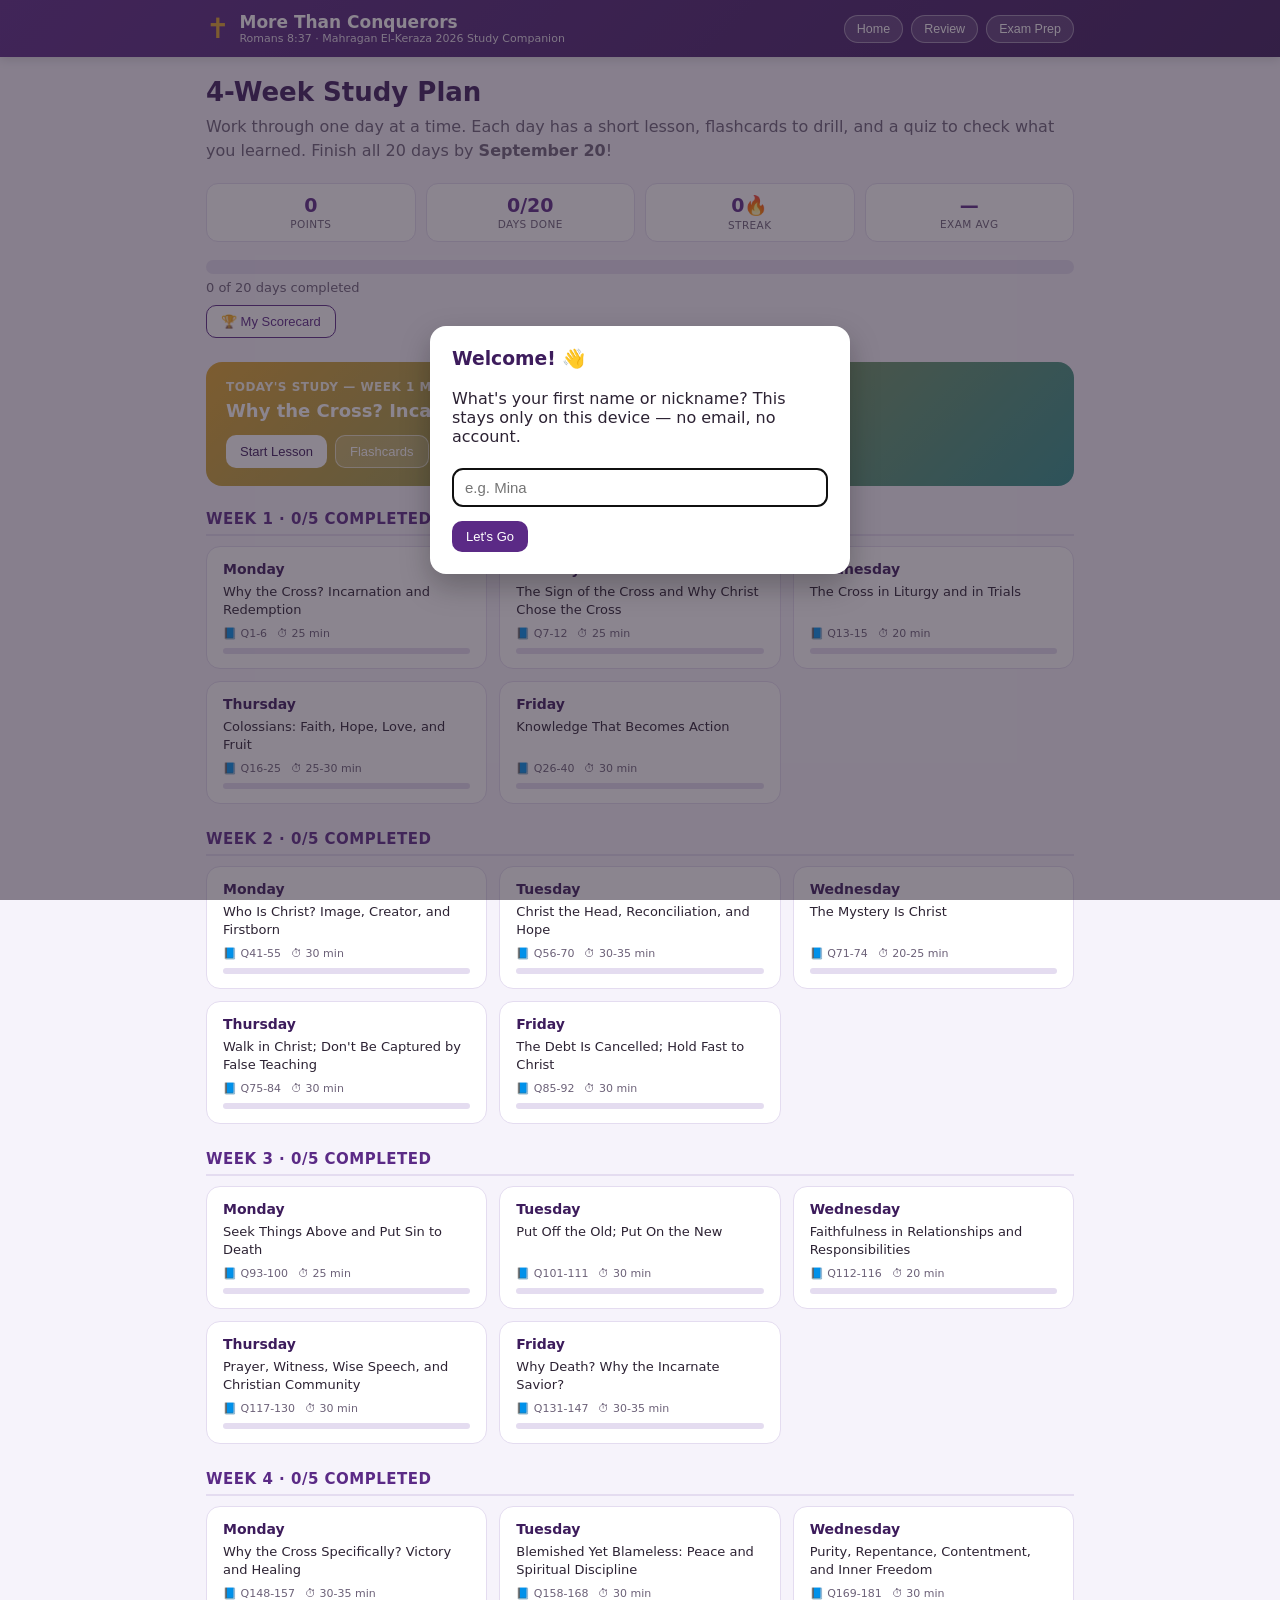
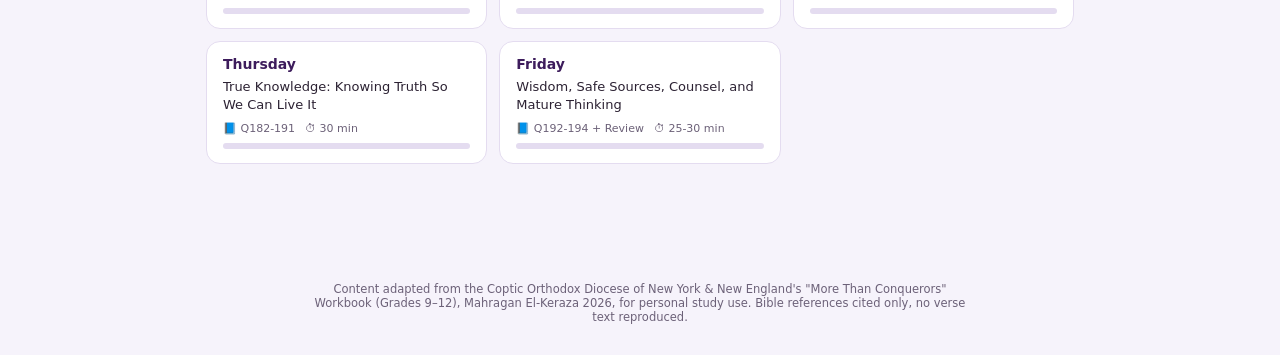
<file: index.html>
<!DOCTYPE html>
<html lang="en">
<head>
<meta charset="UTF-8">
<meta name="viewport" content="width=device-width, initial-scale=1.0">
<title>More Than Conquerors — 4-Week Study</title>
<link rel="stylesheet" href="style.css">
</head>
<body>

<header class="topbar">
  <div class="topbar-inner">
    <div class="brand" onclick="showHome()" role="button">
      <span class="brand-cross">✝</span>
      <div>
        <div class="brand-title">More Than Conquerors</div>
        <div class="brand-sub">Romans 8:37 · Mahragan El-Keraza 2026 Study Companion</div>
      </div>
    </div>
    <nav class="topnav">
      <button class="btn-ghost" onclick="showHome()">Home</button>
      <button class="btn-ghost" onclick="showReview()">Review</button>
      <button class="btn-ghost" onclick="showExamPrep()">Exam Prep</button>
    </nav>
  </div>
</header>

<main id="app">
  <!-- HOME VIEW -->
  <section id="homeView" class="view">
    <div class="hero">
      <h1>4-Week Study Plan</h1>
      <div id="homeGreeting" class="home-greeting"></div>
      <p>Work through one day at a time. Each day has a short lesson, flashcards to drill, and a quiz to check what you learned. Finish all 20 days by <strong>September 20</strong>!</p>
    </div>

    <div id="statsRow" class="stats-row"></div>

    <div class="progress-summary">
      <div class="progress-bar-outer"><div id="overallBar" class="progress-bar-inner"></div></div>
      <div id="overallText" class="progress-text">0 of 20 days completed</div>
      <button class="small-btn secondary scorecard-btn" onclick="openScorecard()">🏆 My Scorecard</button>
    </div>

    <div id="todayStudyBox" class="today-study-box" style="display:none;"></div>

    <div id="weeksContainer"></div>
  </section>

  <!-- DAY VIEW -->
  <section id="dayView" class="view" style="display:none;">
    <button class="btn-ghost back-btn" onclick="showHome()">← All Days</button>
    <div id="dayHeader"></div>

    <div class="tabs">
      <button class="tab-btn active" data-tab="lesson" onclick="switchTab('lesson')">📖 Lesson</button>
      <button class="tab-btn" data-tab="flashcards" onclick="switchTab('flashcards')">🗂️ Flashcards</button>
      <button class="tab-btn" data-tab="quiz" onclick="switchTab('quiz')">📝 Quiz</button>
    </div>

    <div id="tab-lesson" class="tab-panel"></div>
    <div id="tab-flashcards" class="tab-panel" style="display:none;"></div>
    <div id="tab-quiz" class="tab-panel" style="display:none;"></div>
  </section>

  <!-- REVIEW VIEW -->
  <section id="reviewView" class="view" style="display:none;">
    <button class="btn-ghost back-btn" onclick="showHome()">← Home</button>
    <h1 class="section-title">Review</h1>
    <div id="reviewWeekTabs" class="tabs review-week-tabs"></div>
    <div id="reviewContent"></div>
  </section>

  <!-- EXAM PREP VIEW -->
  <section id="examView" class="view" style="display:none;">
    <button class="btn-ghost back-btn" onclick="showHome()">← Home</button>
    <h1 class="section-title">Exam Prep</h1>
    <div id="examDaysWrap"></div>
  </section>
</main>

<footer class="footer">
  <p>Content adapted from the Coptic Orthodox Diocese of New York &amp; New England's "More Than Conquerors" Workbook (Grades 9–12), Mahragan El-Keraza 2026, for personal study use. Bible references cited only, no verse text reproduced.</p>
</footer>

<div id="modalOverlay" class="modal-overlay" style="display:none;"></div>
<div id="toastEl" class="toast"></div>

<script src="data.js"></script>
<script src="app.js"></script>
</body>
</html>
</file>
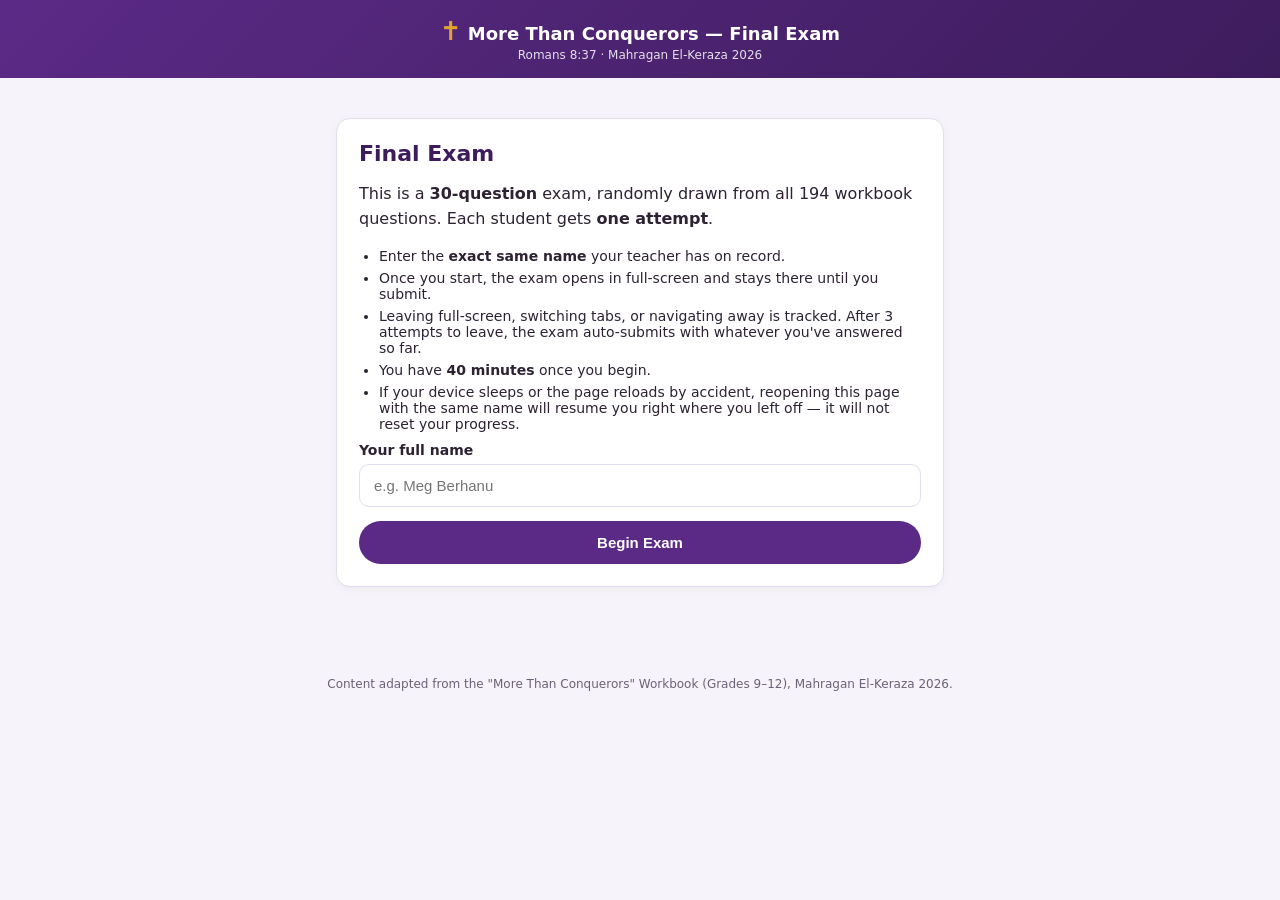
<file: final-exam.html>
<!DOCTYPE html>
<html lang="en">
<head>
<meta charset="UTF-8">
<meta name="viewport" content="width=device-width, initial-scale=1.0, maximum-scale=1.0, user-scalable=no">
<title>Final Exam — More Than Conquerors</title>
<style>
  :root{
    --purple: #5b2a86;
    --purple-dark: #3d1c5c;
    --gold: #e0a52c;
    --teal: #2f8f8a;
    --red: #c93b4a;
    --bg: #f6f3fb;
    --card: #ffffff;
    --text: #2c2233;
    --muted: #6c6178;
    --border: #e4dcf0;
    --green: #2e9e5b;
  }
  *{box-sizing:border-box;}
  html,body{height:100%;}
  body{
    margin:0;
    font-family:'Segoe UI', system-ui, -apple-system, Roboto, sans-serif;
    background: var(--bg);
    color: var(--text);
    -webkit-user-select:none; user-select:none; /* deterrent only, not real security */
  }
  a{color:inherit;}
  .wrap{max-width:640px; margin:0 auto; padding:20px 16px 60px;}
  .topbar{
    background: linear-gradient(135deg, var(--purple), var(--purple-dark));
    color:white; padding:16px; text-align:center;
  }
  .topbar .brand-cross{font-size:26px; color:var(--gold); margin-right:6px;}
  .topbar .brand-title{font-weight:700; font-size:18px;}
  .topbar .brand-sub{font-size:12px; opacity:0.85; margin-top:2px;}

  .card{
    background:var(--card); border:1px solid var(--border); border-radius:14px;
    padding:22px; margin-top:20px; box-shadow:0 2px 10px rgba(0,0,0,0.04);
  }
  h1{font-size:22px; color:var(--purple-dark); margin:0 0 10px;}
  p{line-height:1.55; color:var(--text);}
  .muted{color:var(--muted); font-size:13.5px;}
  label{display:block; font-weight:600; margin-bottom:6px; font-size:14px;}
  input[type=text]{
    width:100%; padding:12px 14px; border-radius:10px; border:1.5px solid var(--border);
    font-size:15px; margin-bottom:14px;
  }
  input[type=text]:focus{outline:2px solid var(--teal);}
  .btn{
    display:inline-block; background: var(--purple); color:white; border:none;
    padding:13px 22px; border-radius:24px; font-size:15px; font-weight:600;
    cursor:pointer; width:100%; text-align:center;
  }
  .btn:hover{background:var(--purple-dark);}
  .btn:disabled{opacity:0.5; cursor:not-allowed;}
  .btn.secondary{background:white; color:var(--purple); border:1.5px solid var(--purple);}
  .btn.danger{background:var(--red);}
  ul.rules{padding-left:20px; margin:10px 0; font-size:14px; color:var(--text);}
  ul.rules li{margin-bottom:6px;}

  .exam-header{
    display:flex; justify-content:space-between; align-items:center;
    background:white; border-bottom:1px solid var(--border); padding:12px 16px;
    position:sticky; top:0; z-index:5;
  }
  .exam-progress{font-weight:700; color:var(--purple-dark); font-size:14px;}
  .exam-timer{font-weight:700; font-size:14px; color:var(--teal);}
  .exam-timer.low{color:var(--red);}

  .qbar-outer{background:var(--border); height:6px;}
  .qbar-inner{background:linear-gradient(90deg,var(--gold),var(--teal)); height:100%; width:0%; transition:width .3s;}

  .q-num{font-size:12.5px; color:var(--muted); font-weight:700; letter-spacing:.03em; text-transform:uppercase;}
  .q-text{font-size:17px; font-weight:600; margin:8px 0 18px; color:var(--text);}
  .opt{
    display:flex; align-items:flex-start; gap:10px;
    border:1.5px solid var(--border); border-radius:10px; padding:12px 14px;
    margin-bottom:10px; cursor:pointer; font-size:14.5px; background:white;
  }
  .opt:hover{border-color:var(--teal);}
  .opt.selected{border-color:var(--purple); background:#f2ebfa;}
  .opt .marker{
    flex:0 0 auto; width:18px; height:18px; border:2px solid var(--muted); margin-top:1px;
    border-radius:50%;
  }
  .opt.multi .marker{border-radius:4px;}
  .opt.selected .marker{background:var(--purple); border-color:var(--purple);}
  .nav-row{display:flex; gap:10px; margin-top:18px;}
  .nav-row .btn{width:auto; flex:1;}

  .banner{
    background:#fff4e0; border:1.5px solid var(--gold); color:#7a5410;
    border-radius:10px; padding:10px 14px; font-size:13.5px; margin-bottom:14px;
  }
  .banner.danger{background:#fdeaec; border-color:var(--red); color:#8c1f2b;}

  .overlay{
    position:fixed; inset:0; background:rgba(30,15,45,0.92); color:white;
    display:flex; align-items:center; justify-content:center; z-index:50; padding:20px;
    text-align:center;
  }
  .overlay-box{max-width:420px;}
  .overlay-box h2{margin-top:0;}
  .overlay .btn{width:auto; padding:14px 30px; margin-top:16px;}

  .score-big{font-size:44px; font-weight:800; color:var(--purple-dark); text-align:center; margin:8px 0;}
  .score-sub{text-align:center; color:var(--muted); margin-bottom:18px;}

  .review-item{border:1px solid var(--border); border-radius:10px; padding:12px 14px; margin-bottom:10px;}
  .review-item.correct{border-left:4px solid var(--green);}
  .review-item.incorrect{border-left:4px solid var(--red);}
  .review-q{font-weight:600; margin-bottom:6px;}
  .review-line{font-size:13.5px; margin:2px 0;}
  .review-line.your-wrong{color:var(--red);}
  .review-line.correct-answer{color:var(--green);}
  .review-explain{font-size:13px; color:var(--muted); margin-top:6px; font-style:italic;}
  footer{text-align:center; font-size:12px; color:var(--muted); margin-top:30px;}
</style>
</head>
<body>

<div class="topbar">
  <div><span class="brand-cross">✝</span><span class="brand-title">More Than Conquerors — Final Exam</span></div>
  <div class="brand-sub">Romans 8:37 · Mahragan El-Keraza 2026</div>
</div>

<div class="wrap" id="app"></div>

<footer>Content adapted from the "More Than Conquerors" Workbook (Grades 9–12), Mahragan El-Keraza 2026.</footer>

<script src="data.js"></script>
<script>
/* ============================================================
   CONFIG — adjust these before exam day if needed
   ============================================================ */
const EXAM_CONFIG = {
  totalQuestions: 30,
  historicalCount: 5,     // how many of the 30 must come from the historical/contextual set below
  timeLimitMinutes: 40,   // set to 0 to disable the countdown timer
  maxViolations: 3,       // exits from fullscreen / tab-switches allowed before auto-submit
  storageKey: "mtc_finalExam_v1",
  adminName: "Megnot Abebe",   // logging in with this exact name (case-insensitive) opens the results dashboard instead of the exam
  // Paste your Google Apps Script Web App URL here (see SETUP_INSTRUCTIONS.md) to enable
  // central score collection. Leave blank and the exam still works, but the admin
  // dashboard will only ever show attempts made on this same browser/device.
  scriptUrl: "https://script.google.com/macros/s/AKfycbw7B3x9PsBDDLKpYFSC8z2BUpEgPH5MdyS3ebVAlXF-oR0aR4l2C4BwhqmB_N3Jh3aD/exec"
};

/* ============================================================
   BUILD QUESTION BANK from data.js (single source of truth —
   same verified answer key used by the study app / Exam Prep)
   ============================================================ */
let ALL_QUESTIONS = [];
(function buildBank(){
  STUDY_DATA.forEach(day => {
    (day.quiz || []).forEach(q => ALL_QUESTIONS.push(q));
  });
})();

/* ------------------------------------------------------------
   Question numbers EXCLUDED from the final exam entirely:
   (a) self-referential / context-dependent questions that only
       make sense next to another specific question ("the previous
       question", "match the words to complete THE verse" with no
       verse shown, etc.) — these break once questions are shuffled
       independently of each other.
   (b) pure citation-hunting trivia — "which verse/chapter…",
       "where do we read/hear…", "…comes from", "…echoes/reflects/
       references which verse" — i.e. testing whether a student can
       locate a citation rather than whether they understood the
       lesson.
   ------------------------------------------------------------ */
const DANGLING_REFERENCE_NUMS = new Set([36, 42, 62, 73, 116, 139, 151, 191]);
const CITATION_TRIVIA_NUMS = new Set([
  2, 5, 15, 16, 23, 31, 37, 40, 51, 55, 58, 60, 67, 70, 86, 95,
  117, 135, 136, 137, 142, 157, 162, 174, 181, 193
]);
const EXCLUDED_NUMS = new Set([...DANGLING_REFERENCE_NUMS, ...CITATION_TRIVIA_NUMS]);

/* Historical/contextual facts (background of the epistle, heresies,
   Roman crucifixion practice, the 1700th-anniversary occasion) —
   capped at EXAM_CONFIG.historicalCount out of the total; everything
   else drawn for the exam is a general theological principle. */
const HISTORICAL_NUMS = new Set([12, 17, 30, 132, 133]);

const HISTORICAL_POOL = ALL_QUESTIONS.filter(q => HISTORICAL_NUMS.has(q.num));
const PRINCIPLE_POOL = ALL_QUESTIONS.filter(q => !EXCLUDED_NUMS.has(q.num) && !HISTORICAL_NUMS.has(q.num));

/* ============================================================
   STATE
   ============================================================ */
let state = null; // { name, order:[{...q, shuffledOptions, correctIdx}], index, answers:{}, startedAt, violations, deadline }
const app = document.getElementById("app");

function shuffle(arr){
  const a = arr.slice();
  for(let i=a.length-1;i>0;i--){
    const j = Math.floor(Math.random()*(i+1));
    [a[i],a[j]]=[a[j],a[i]];
  }
  return a;
}

function loadLocks(){
  try{ return JSON.parse(localStorage.getItem(EXAM_CONFIG.storageKey) || "{}"); }
  catch(e){ return {}; }
}
function saveLocks(locks){
  localStorage.setItem(EXAM_CONFIG.storageKey, JSON.stringify(locks));
}
function progressKey(name){ return EXAM_CONFIG.storageKey + "_progress_" + name.trim().toLowerCase(); }
function saveProgress(){
  if(!state) return;
  localStorage.setItem(progressKey(state.name), JSON.stringify(state));
}
function loadProgress(name){
  try{ return JSON.parse(localStorage.getItem(progressKey(name)) || "null"); }
  catch(e){ return null; }
}
function clearProgress(name){
  localStorage.removeItem(progressKey(name));
}

/* ============================================================
   SCREEN: NAME ENTRY
   ============================================================ */
function renderNameGate(){
  exitLockdown();
  app.innerHTML = `
    <div class="card">
      <h1>Final Exam</h1>
      <p>This is a <strong>${EXAM_CONFIG.totalQuestions}-question</strong> exam, randomly drawn from all 194 workbook questions. Each student gets <strong>one attempt</strong>.</p>
      <ul class="rules">
        <li>Enter the <strong>exact same name</strong> your teacher has on record.</li>
        <li>Once you start, the exam opens in full-screen and stays there until you submit.</li>
        <li>Leaving full-screen, switching tabs, or navigating away is tracked. After ${EXAM_CONFIG.maxViolations} attempts to leave, the exam auto-submits with whatever you've answered so far.</li>
        ${EXAM_CONFIG.timeLimitMinutes ? `<li>You have <strong>${EXAM_CONFIG.timeLimitMinutes} minutes</strong> once you begin.</li>` : ``}
        <li>If your device sleeps or the page reloads by accident, reopening this page with the same name will resume you right where you left off — it will not reset your progress.</li>
      </ul>
      <label for="nameInput">Your full name</label>
      <input type="text" id="nameInput" placeholder="e.g. Meg Berhanu" autocomplete="off">
      <div id="gateMsg"></div>
      <button class="btn" id="startBtn">Begin Exam</button>
    </div>
  `;
  document.getElementById("startBtn").onclick = handleStartClick;
  document.getElementById("nameInput").addEventListener("keydown", e => { if(e.key==="Enter") handleStartClick(); });
}

function handleStartClick(){
  const nameInput = document.getElementById("nameInput");
  const name = nameInput.value.trim();
  const msg = document.getElementById("gateMsg");
  if(!name){
    msg.innerHTML = `<div class="banner danger">Please enter your name.</div>`;
    return;
  }
  if(name.trim().toLowerCase() === EXAM_CONFIG.adminName.trim().toLowerCase()){
    renderAdminDashboard();
    return;
  }
  const locks = loadLocks();
  const key = name.toLowerCase();
  if(locks[key]){
    showAlreadyCompleted(name, locks[key]);
    return;
  }
  const resumed = loadProgress(name);
  if(resumed){
    state = resumed;
  } else {
    const historicalPicked = shuffle(HISTORICAL_POOL).slice(0, EXAM_CONFIG.historicalCount);
    const principlePicked = shuffle(PRINCIPLE_POOL).slice(0, EXAM_CONFIG.totalQuestions - historicalPicked.length);
    const picked = shuffle([...historicalPicked, ...principlePicked]);
    const order = picked.map(q => {
      const optIdx = q.options.map((opt,i)=>i);
      const shuffledIdx = shuffle(optIdx);
      const shuffledOptions = shuffledIdx.map(i => q.options[i]);
      const correctSet = new Set(q.correct);
      const newCorrect = shuffledIdx
        .map((origIdx, newIdx) => correctSet.has(origIdx) ? newIdx : null)
        .filter(v => v !== null);
      return {
        num: q.num, q: q.q, explain: q.explain,
        multi: !!q.multi || q.correct.length > 1,
        options: shuffledOptions,
        correct: newCorrect
      };
    });
    state = {
      name, order, index: 0, answers: {},
      startedAt: Date.now(),
      deadline: EXAM_CONFIG.timeLimitMinutes ? Date.now() + EXAM_CONFIG.timeLimitMinutes*60000 : null,
      violations: 0,
      finished: false
    };
    saveProgress();
  }
  enterLockdown();
  renderQuestion();
  startTimerLoop();
}

function showAlreadyCompleted(name, record){
  app.innerHTML = `
    <div class="card">
      <h1>Already completed</h1>
      <p>${escapeHtml(name)} has already submitted this exam on ${new Date(record.submittedAt).toLocaleString()}.</p>
      <div class="score-big">${record.score} / ${record.total}</div>
      <div class="score-sub">This exam allows one attempt. If you believe this is a mistake, talk to your teacher — clearing browser data on this device is the only way to reset it, and that also erases the attempt record your teacher can't otherwise see.</div>
      <button class="btn secondary" onclick="renderNameGate()">Back</button>
    </div>
  `;
}

function escapeHtml(s){
  const d = document.createElement("div"); d.innerText = s; return d.innerHTML;
}

/* ============================================================
   LOCKDOWN: fullscreen, tab-switch, back-button, copy, unload
   ============================================================ */
let lockdownActive = false;
let historyTrap = false;

function enterLockdown(){
  lockdownActive = true;
  requestFS();
  document.addEventListener("fullscreenchange", onFsChange);
  document.addEventListener("visibilitychange", onVisibilityChange);
  window.addEventListener("blur", onWindowBlur);
  window.addEventListener("beforeunload", onBeforeUnload);
  document.addEventListener("contextmenu", blockEvent);
  document.addEventListener("copy", blockEvent);
  document.addEventListener("cut", blockEvent);
  document.addEventListener("keydown", blockDevKeys);
  if(!historyTrap){
    history.pushState({exam:true}, "", location.href);
    window.addEventListener("popstate", onPopState);
    historyTrap = true;
  }
}
function exitLockdown(){
  lockdownActive = false;
  document.removeEventListener("fullscreenchange", onFsChange);
  document.removeEventListener("visibilitychange", onVisibilityChange);
  window.removeEventListener("blur", onWindowBlur);
  window.removeEventListener("beforeunload", onBeforeUnload);
  document.removeEventListener("contextmenu", blockEvent);
  document.removeEventListener("copy", blockEvent);
  document.removeEventListener("cut", blockEvent);
  document.removeEventListener("keydown", blockDevKeys);
  if(document.fullscreenElement) document.exitFullscreen().catch(()=>{});
}
function requestFS(){
  const el = document.documentElement;
  const req = el.requestFullscreen || el.webkitRequestFullscreen || el.msRequestFullscreen;
  if(req) req.call(el).catch(()=>{});
}
function blockEvent(e){ if(lockdownActive){ e.preventDefault(); return false; } }
function blockDevKeys(e){
  if(!lockdownActive) return;
  const k = e.key ? e.key.toLowerCase() : "";
  if(k === "f12") { e.preventDefault(); return; }
  if((e.ctrlKey||e.metaKey) && e.shiftKey && ["i","j","c"].includes(k)){ e.preventDefault(); return; }
  if((e.ctrlKey||e.metaKey) && ["u","p","s"].includes(k)){ e.preventDefault(); return; }
}
function onBeforeUnload(e){
  if(!lockdownActive || (state && state.finished)) return;
  e.preventDefault();
  e.returnValue = "";
  return "";
}
function onPopState(){
  if(lockdownActive && state && !state.finished){
    history.pushState({exam:true}, "", location.href);
    registerViolation("used browser navigation");
  }
}
function onFsChange(){
  if(!lockdownActive || (state && state.finished)) return;
  if(!document.fullscreenElement){
    registerViolation("exited full-screen");
  }
}
function onVisibilityChange(){
  if(!lockdownActive || (state && state.finished)) return;
  if(document.hidden){
    registerViolation("switched away from this tab");
  }
}
function onWindowBlur(){
  if(!lockdownActive || (state && state.finished)) return;
  // blur fires a lot (e.g. clicking address bar); only count if page is also hidden-ish
  // handled primarily via visibilitychange; blur kept as a soft backstop, no increment here.
}
function registerViolation(reason){
  if(!state || state.finished) return;
  state.violations = (state.violations||0) + 1;
  saveProgress();
  if(state.violations >= EXAM_CONFIG.maxViolations){
    autoSubmit(`Auto-submitted: too many attempts to leave the exam (${reason}).`);
  } else {
    showViolationOverlay(reason);
  }
}
function showViolationOverlay(reason){
  const overlay = document.createElement("div");
  overlay.className = "overlay";
  overlay.id = "violationOverlay";
  overlay.innerHTML = `
    <div class="overlay-box">
      <h2>⚠️ Stay on the exam</h2>
      <p>You just ${escapeHtml(reason)}. This has been recorded (${state.violations}/${EXAM_CONFIG.maxViolations}).</p>
      <p>If this happens ${EXAM_CONFIG.maxViolations} times, your exam will auto-submit with your current answers.</p>
      <button class="btn" id="resumeBtn">Resume Exam</button>
    </div>`;
  document.body.appendChild(overlay);
  document.getElementById("resumeBtn").onclick = () => {
    overlay.remove();
    requestFS();
  };
}

/* ============================================================
   TIMER
   ============================================================ */
let timerHandle = null;
function startTimerLoop(){
  if(timerHandle) clearInterval(timerHandle);
  if(!state.deadline){ return; }
  timerHandle = setInterval(() => {
    if(!state || state.finished){ clearInterval(timerHandle); return; }
    const remain = state.deadline - Date.now();
    const el = document.getElementById("timerDisplay");
    if(remain <= 0){
      clearInterval(timerHandle);
      autoSubmit("Auto-submitted: time limit reached.");
      return;
    }
    if(el){
      const m = Math.floor(remain/60000), s = Math.floor((remain%60000)/1000);
      el.textContent = `⏱ ${m}:${s.toString().padStart(2,"0")}`;
      el.classList.toggle("low", remain < 5*60000);
    }
  }, 1000);
}

/* ============================================================
   QUESTION FLOW
   ============================================================ */
function renderQuestion(){
  const { order, index } = state;
  const q = order[index];
  const chosen = state.answers[index] || [];
  const pct = Math.round(((index)/order.length)*100);

  app.innerHTML = `
    <div class="exam-header">
      <div class="exam-progress">Question ${index+1} of ${order.length}</div>
      ${state.deadline ? `<div class="exam-timer" id="timerDisplay">⏱ --:--</div>` : ``}
    </div>
    <div class="qbar-outer"><div class="qbar-inner" style="width:${pct}%"></div></div>
    <div class="card">
      <div class="q-num">${escapeHtml(state.name)} · ${q.multi ? "Select ALL that apply" : "Select one"}</div>
      <div class="q-text">${escapeHtml(q.q)}</div>
      <div id="optsWrap"></div>
      <div class="nav-row">
        <button class="btn secondary" id="prevBtn" ${index===0 ? "disabled":""}>← Prev</button>
        <button class="btn" id="nextBtn">${index === order.length-1 ? "Review & Submit" : "Next →"}</button>
      </div>
    </div>
  `;
  const wrap = document.getElementById("optsWrap");
  q.options.forEach((opt, i) => {
    const div = document.createElement("div");
    div.className = "opt" + (q.multi ? " multi" : "") + (chosen.includes(i) ? " selected" : "");
    div.innerHTML = `<div class="marker"></div><div>${escapeHtml(opt)}</div>`;
    div.onclick = () => selectOption(i, q);
    wrap.appendChild(div);
  });
  document.getElementById("prevBtn").onclick = () => { state.index--; saveProgress(); renderQuestion(); };
  document.getElementById("nextBtn").onclick = () => {
    if(index === order.length-1){ showSubmitConfirm(); }
    else { state.index++; saveProgress(); renderQuestion(); }
  };
  if(state.deadline){
    const remain = state.deadline - Date.now();
    const el = document.getElementById("timerDisplay");
    const m = Math.floor(remain/60000), s = Math.floor((remain%60000)/1000);
    el.textContent = `⏱ ${m}:${s.toString().padStart(2,"0")}`;
  }
}

function selectOption(i, q){
  const idx = state.index;
  let chosen = state.answers[idx] || [];
  if(q.multi){
    chosen = chosen.includes(i) ? chosen.filter(x=>x!==i) : [...chosen, i];
  } else {
    chosen = [i];
  }
  state.answers[idx] = chosen;
  saveProgress();
  renderQuestion();
}

function showSubmitConfirm(){
  const unanswered = state.order.filter((q,i) => !(state.answers[i] && state.answers[i].length));
  const overlay = document.createElement("div");
  overlay.className = "overlay";
  overlay.innerHTML = `
    <div class="overlay-box">
      <h2>Submit exam?</h2>
      <p>${unanswered.length ? `You have <strong>${unanswered.length}</strong> unanswered question(s). ` : ""}Once submitted, this exam is locked — no retakes.</p>
      <button class="btn" id="confirmSubmitBtn">Submit Final Answers</button>
      <button class="btn secondary" id="cancelSubmitBtn" style="margin-top:10px;">Go Back</button>
    </div>`;
  document.body.appendChild(overlay);
  document.getElementById("confirmSubmitBtn").onclick = () => { overlay.remove(); finalizeSubmit("Submitted by student."); };
  document.getElementById("cancelSubmitBtn").onclick = () => overlay.remove();
}

function autoSubmit(reason){
  finalizeSubmit(reason);
}

function finalizeSubmit(reasonNote){
  if(!state || state.finished) return;
  state.finished = true;
  clearInterval(timerHandle);
  let score = 0;
  const details = state.order.map((q, i) => {
    const chosen = (state.answers[i] || []).slice().sort();
    const correct = q.correct.slice().sort();
    const isCorrect = chosen.length === correct.length && chosen.every((v,idx)=>v===correct[idx]);
    if(isCorrect) score++;
    return {
      num: q.num, q: q.q, options: q.options,
      chosen, correct, isCorrect, explain: q.explain
    };
  });
  const locks = loadLocks();
  locks[state.name.toLowerCase()] = {
    displayName: state.name,
    score, total: state.order.length,
    submittedAt: Date.now(),
    violations: state.violations,
    note: reasonNote,
    details
  };
  saveLocks(locks);
  clearProgress(state.name);
  exitLockdown();
  sendResultToSheet(locks[state.name.toLowerCase()]);
  renderResults(locks[state.name.toLowerCase()]);
}

/* ============================================================
   REMOTE SCORE COLLECTION (Google Sheet via Apps Script)
   ============================================================ */
function sendResultToSheet(record){
  if(!EXAM_CONFIG.scriptUrl) return; // not configured — local-only fallback
  const payload = {
    name: record.displayName,
    score: record.score,
    total: record.total,
    violations: record.violations,
    note: record.note || ""
  };
  // no-cors: we can't read the response, but we don't need to — the write still lands.
  // The local lock (saveLocks, above) is what actually prevents a retake; this is best-effort.
  fetch(EXAM_CONFIG.scriptUrl, {
    method: "POST",
    mode: "no-cors",
    headers: {"Content-Type": "text/plain"},
    body: JSON.stringify(payload)
  }).catch(() => { /* offline or blocked — local result is still saved */ });
}

function renderAdminDashboard(){
  app.innerHTML = `
    <div class="card">
      <h1>📊 Results Dashboard</h1>
      ${EXAM_CONFIG.scriptUrl
        ? `<p class="muted">Live from the shared Google Sheet — every student's device reports here on submit.</p>`
        : `<div class="banner danger">No shared Sheet is configured yet (EXAM_CONFIG.scriptUrl is blank), so this only shows attempts submitted on <strong>this browser</strong>, not other students' devices. See SETUP_INSTRUCTIONS.md.</div>`}
      <div id="adminBody">Loading…</div>
      <div class="nav-row">
        <button class="btn secondary" id="refreshBtn">Refresh</button>
        <button class="btn secondary" id="backBtn">Back</button>
      </div>
    </div>
  `;
  document.getElementById("backBtn").onclick = renderNameGate;
  document.getElementById("refreshBtn").onclick = loadAdminData;
  loadAdminData();
}

async function loadAdminData(){
  const body = document.getElementById("adminBody");
  body.innerHTML = "Loading…";
  let rows = [];
  if(EXAM_CONFIG.scriptUrl){
    try{
      const res = await fetch(EXAM_CONFIG.scriptUrl, {method:"GET"});
      rows = await res.json();
    } catch(e){
      body.innerHTML = `<div class="banner danger">Couldn't reach the Sheet. Check EXAM_CONFIG.scriptUrl and that the Apps Script is deployed with "Anyone" access.</div>`;
      return;
    }
  } else {
    const locks = loadLocks();
    rows = Object.values(locks).map(r => ({
      name: r.displayName, score: r.score, total: r.total,
      percent: Math.round((r.score/r.total)*100)+"%",
      timestamp: new Date(r.submittedAt).toLocaleString(),
      violations: r.violations, note: r.note
    }));
  }
  if(!rows.length){
    body.innerHTML = `<p class="muted">No submissions yet.</p>`;
    return;
  }
  rows.sort((a,b) => new Date(b.timestamp) - new Date(a.timestamp));
  const avg = (rows.reduce((s,r)=>s + (parseFloat(r.score)/parseFloat(r.total)), 0) / rows.length * 100).toFixed(0);
  body.innerHTML = `
    <p class="muted">${rows.length} submission(s) · class average ${avg}%</p>
    <div style="overflow-x:auto;">
    <table style="width:100%; border-collapse:collapse; font-size:13.5px;">
      <thead><tr style="text-align:left; border-bottom:2px solid var(--border);">
        <th style="padding:6px;">Name</th><th style="padding:6px;">Score</th><th style="padding:6px;">%</th>
        <th style="padding:6px;">Left exam?</th><th style="padding:6px;">Submitted</th>
      </tr></thead>
      <tbody>
        ${rows.map(r => `
          <tr style="border-bottom:1px solid var(--border);">
            <td style="padding:6px;">${escapeHtml(String(r.name))}</td>
            <td style="padding:6px;">${r.score}/${r.total}</td>
            <td style="padding:6px;">${r.percent || Math.round((r.score/r.total)*100)+"%"}</td>
            <td style="padding:6px;">${r.violations > 0 ? `⚠️ ${r.violations}x` : "—"}</td>
            <td style="padding:6px;">${escapeHtml(String(r.timestamp))}</td>
          </tr>
        `).join("")}
      </tbody>
    </table>
    </div>
  `;
}

function renderResults(record){
  const pct = Math.round((record.score/record.total)*100);
  app.innerHTML = `
    <div class="card">
      <h1>Exam Complete</h1>
      ${record.violations > 0 ? `<div class="banner${record.note.startsWith("Auto") ? " danger" : ""}">${escapeHtml(record.note)} (${record.violations} recorded attempt(s) to leave.)</div>` : ``}
      <div class="score-big">${record.score} / ${record.total}</div>
      <div class="score-sub">${pct}% · ${escapeHtml(record.displayName)}</div>
      <button class="btn secondary" id="toggleReviewBtn">Show Answer Review</button>
      <div id="reviewWrap" style="display:none; margin-top:16px;"></div>
    </div>
  `;
  document.getElementById("toggleReviewBtn").onclick = () => {
    const rw = document.getElementById("reviewWrap");
    if(rw.style.display === "none"){
      rw.style.display = "block";
      rw.innerHTML = record.details.map(d => `
        <div class="review-item ${d.isCorrect ? "correct":"incorrect"}">
          <div class="review-q">${escapeHtml(d.q)}</div>
          ${d.chosen.length ? `<div class="review-line ${d.isCorrect?"":"your-wrong"}">Your answer: ${d.chosen.map(i=>escapeHtml(d.options[i])).join("; ")}</div>` : `<div class="review-line your-wrong">You left this blank.</div>`}
          ${!d.isCorrect ? `<div class="review-line correct-answer">Correct answer: ${d.correct.map(i=>escapeHtml(d.options[i])).join("; ")}</div>` : ``}
          ${d.explain ? `<div class="review-explain">${escapeHtml(d.explain)}</div>` : ``}
        </div>
      `).join("");
      document.getElementById("toggleReviewBtn").textContent = "Hide Answer Review";
    } else {
      rw.style.display = "none";
      document.getElementById("toggleReviewBtn").textContent = "Show Answer Review";
    }
  };
}

/* ============================================================
   INIT
   ============================================================ */
renderNameGate();
</script>
</body>
</html>
</file>
<file: style.css>
:root{
  --purple: #5b2a86;
  --purple-dark: #3d1c5c;
  --gold: #e0a52c;
  --teal: #2f8f8a;
  --red: #c93b4a;
  --bg: #f6f3fb;
  --card: #ffffff;
  --text: #2c2233;
  --muted: #6c6178;
  --border: #e4dcf0;
  --green: #2e9e5b;
}
*{box-sizing:border-box;}
body{
  margin:0;
  font-family: 'Segoe UI', system-ui, -apple-system, Roboto, sans-serif;
  background: var(--bg);
  color: var(--text);
}
.topbar{
  background: linear-gradient(135deg, var(--purple), var(--purple-dark));
  color:white;
  position: sticky; top:0; z-index: 10;
  box-shadow: 0 2px 10px rgba(0,0,0,0.15);
}
.topbar-inner{
  max-width: 900px; margin:0 auto;
  display:flex; align-items:center; justify-content:space-between;
  padding: 12px 16px;
}
.brand{display:flex; align-items:center; gap:10px; cursor:pointer;}
.brand-cross{font-size:28px; color: var(--gold);}
.brand-title{font-weight:700; font-size:17px;}
.brand-sub{font-size:11px; opacity:0.85;}
.btn-ghost{
  background: rgba(255,255,255,0.15);
  border: 1px solid rgba(255,255,255,0.4);
  color:white; padding:6px 14px; border-radius:20px;
  cursor:pointer; font-size:13px;
}
.btn-ghost:hover{ background: rgba(255,255,255,0.28); }
.topnav{ display:flex; gap:8px; }
.topnav .btn-ghost{ font-size:12.5px; padding:6px 12px; }
.back-btn{ margin-bottom:14px; color: var(--purple); background: white; border-color: var(--border); }
.back-btn{ background: white; color: var(--purple); }

main#app{ max-width: 900px; margin: 0 auto; padding: 20px 16px 60px; }

.hero h1{ margin:0 0 8px; font-size:26px; color: var(--purple-dark); }
.hero p{ color: var(--muted); line-height:1.5; margin:0 0 20px; }

.progress-summary{ margin-bottom:24px; }
.progress-bar-outer{
  background: var(--border); border-radius:20px; height:14px; overflow:hidden;
}
.progress-bar-inner{
  background: linear-gradient(90deg, var(--gold), var(--teal));
  height:100%; width:0%; transition: width 0.4s ease;
}
.progress-text{ font-size:13px; color: var(--muted); margin-top:6px; }

.week-block{ margin-bottom: 26px; }
.week-title{
  font-size:15px; font-weight:700; color: var(--purple);
  text-transform:uppercase; letter-spacing:0.5px;
  margin-bottom:10px; border-bottom:2px solid var(--border); padding-bottom:6px;
}
.day-grid{ display:grid; grid-template-columns: repeat(auto-fill, minmax(240px,1fr)); gap:12px; }

.day-card{
  background: var(--card); border:1px solid var(--border); border-radius:14px;
  padding:14px 16px; cursor:pointer; transition: transform 0.15s, box-shadow 0.15s;
  position: relative;
}
.day-card:hover{ transform: translateY(-2px); box-shadow: 0 6px 16px rgba(91,42,134,0.12); }
.day-card.completed{ border-color: var(--green); }
.day-card-top{ display:flex; justify-content:space-between; align-items:center; margin-bottom:6px;}
.day-label{ font-weight:700; color: var(--purple-dark); font-size:14px; }
.day-check{ color: var(--green); font-size:16px; }
.day-topic{ font-size:13px; color: var(--text); line-height:1.35; margin-bottom:8px; min-height:36px;}
.day-meta{ font-size:11px; color: var(--muted); display:flex; gap:10px; flex-wrap:wrap; }
.day-mini-progress{ margin-top:8px; background: var(--border); border-radius:10px; height:6px; overflow:hidden; }
.day-mini-progress-inner{ height:100%; background: var(--teal); }

.view{ animation: fadein 0.2s ease; }
@keyframes fadein{ from{opacity:0;} to{opacity:1;} }

/* Day header */
.day-header-box{
  background: linear-gradient(135deg, var(--purple), var(--teal));
  color:white; border-radius:16px; padding:18px 20px; margin-bottom:16px;
}
.day-header-eyebrow{ font-size:12px; opacity:0.85; text-transform:uppercase; letter-spacing:0.5px;}
.day-header-title{ font-size:20px; font-weight:700; margin:4px 0 10px; }
.day-header-tags{ display:flex; gap:14px; flex-wrap:wrap; font-size:12.5px; }
.day-header-tags span{ background: rgba(255,255,255,0.18); padding:4px 10px; border-radius:14px; }

/* Tabs */
.tabs{ display:flex; gap:8px; margin-bottom:16px; border-bottom:2px solid var(--border); }
.tab-btn{
  background:none; border:none; padding:10px 14px; font-size:14px; cursor:pointer;
  color: var(--muted); border-bottom:3px solid transparent; font-weight:600;
}
.tab-btn.active{ color: var(--purple); border-bottom-color: var(--gold); }

.tab-panel{ min-height: 200px; }

/* Lesson */
.lesson-card{
  background: var(--card); border:1px solid var(--border); border-radius:14px;
  padding:20px; line-height:1.7; font-size:15px;
}
.lesson-card h3{ margin-top:0; color: var(--purple-dark); }

.lesson-meta-row{ display:flex; gap:8px; flex-wrap:wrap; margin-bottom:14px; }
.lesson-meta-chip{ background: var(--bg); border:1px solid var(--border); border-radius:14px; padding:4px 12px; font-size:12px; color: var(--muted); }

.key-concept-grid{ display:grid; grid-template-columns: repeat(auto-fill, minmax(220px,1fr)); gap:12px; }
.key-concept-item{ background: var(--bg); border-radius:10px; padding:12px 14px; }
.key-concept-term{ font-weight:700; color: var(--purple-dark); font-size:13.5px; margin-bottom:4px; }
.key-concept-def{ font-size:13px; color: var(--text); line-height:1.5; }

.section-card{ background: linear-gradient(135deg, #f1eefa, #eaf6f5); border:none; }
.section-card-label{ font-weight:700; color: var(--purple); text-transform:uppercase; font-size:12px; letter-spacing:0.4px; margin-bottom:8px; }
.section-objectives{ font-style:italic; color: var(--muted); margin-bottom:16px; font-size:14px; }
.section-topics{ display:grid; gap:10px; }
.section-topic{ background: rgba(255,255,255,0.7); border-radius:10px; padding:10px 14px; }
.section-topic-title{ font-weight:700; color: var(--purple-dark); font-size:13.5px; margin-bottom:4px; }
.section-topic-summary{ font-size:13px; color: var(--text); line-height:1.5; }

/* Flashcards */
.flash-controls{ display:flex; justify-content:space-between; align-items:center; margin-bottom:14px; flex-wrap:wrap; gap:8px;}
.flash-counter{ font-size:13px; color: var(--muted); }
.flash-btn-row{ display:flex; gap:8px; }
.small-btn{
  background: var(--purple); color:white; border:none; border-radius:10px;
  padding:8px 14px; font-size:13px; cursor:pointer;
}
.small-btn.secondary{ background: white; color: var(--purple); border:1px solid var(--purple); }
.small-btn:hover{ opacity:0.9; }

.flashcard-wrap{ perspective: 1200px; margin-bottom:16px; }
.flashcard{
  position:relative; height: 220px; width:100%;
  transform-style: preserve-3d; transition: transform 0.5s;
  cursor:pointer;
}
.flashcard.flipped{ transform: rotateY(180deg); }
.flash-face{
  position:absolute; inset:0; backface-visibility:hidden;
  border-radius:16px; display:flex; align-items:center; justify-content:center;
  text-align:center; padding:24px; font-size:17px; font-weight:600; line-height:1.4;
  box-shadow: 0 6px 18px rgba(91,42,134,0.15);
}
.flash-front{ background: white; border: 2px solid var(--purple); color: var(--purple-dark); }
.flash-back{ background: var(--purple); color:white; transform: rotateY(180deg); font-weight:500; font-size:15px;}
.flash-hint{ text-align:center; font-size:12px; color: var(--muted); margin-bottom:16px;}
.flash-nav{ display:flex; justify-content:space-between; }

/* Quiz */
.quiz-progress{ font-size:13px; color: var(--muted); margin-bottom:10px; }
.quiz-card{
  background: var(--card); border:1px solid var(--border); border-radius:14px;
  padding:20px;
}
.quiz-question{ font-weight:700; margin-bottom:14px; font-size:15.5px; }
.quiz-option{
  display:block; width:100%; text-align:left; background:white;
  border:1.5px solid var(--border); border-radius:10px; padding:10px 14px;
  margin-bottom:8px; cursor:pointer; font-size:14px; transition: all 0.15s;
}
.quiz-option:hover{ border-color: var(--purple); }
.quiz-option.selected{ border-color: var(--purple); background: #f1e9fb; }
.quiz-option.correct{ border-color: var(--green); background:#e7f7ec; }
.quiz-option.incorrect{ border-color: var(--red); background:#fbe9eb; }
.quiz-explain{ margin-top:12px; padding:12px 14px; border-radius:10px; background:#f1eefa; font-size:13.5px; line-height:1.5;}
.quiz-explain.correct{ background:#e7f7ec; }
.quiz-explain.incorrect{ background:#fbe9eb; }
.quiz-actions{ display:flex; justify-content:flex-end; margin-top:16px; }
.quiz-nextbtn{
  background: var(--gold); border:none; color: white; padding:10px 20px;
  border-radius:10px; cursor:pointer; font-weight:700; font-size:14px;
}
.quiz-nextbtn:disabled{ opacity:0.4; cursor:not-allowed; }
.multi-hint{ font-size:12px; color:var(--muted); margin-bottom:10px; }

.quiz-result{ text-align:center; padding:30px 20px; }
.quiz-result .score{ font-size:44px; font-weight:800; color: var(--purple); }
.quiz-result .score-sub{ color: var(--muted); margin-bottom:20px; }

.footer{ text-align:center; font-size:11.5px; color: var(--muted); padding:20px; max-width:700px; margin:0 auto; }

/* ---------- Greeting / stats / today box ---------- */
.home-greeting{ font-size:14px; color: var(--purple-dark); font-weight:600; margin-bottom:6px; }
.edit-name-link{ font-weight:400; font-size:12px; color: var(--teal); text-decoration:none; }
.edit-name-link:hover{ text-decoration:underline; }

.stats-row{ display:grid; grid-template-columns: repeat(4,1fr); gap:10px; margin-bottom:18px; }
.stat-pill{
  background: var(--card); border:1px solid var(--border); border-radius:12px;
  padding:10px 6px; text-align:center;
}
.stat-num{ font-size:19px; font-weight:800; color: var(--purple); }
.stat-label{ font-size:10.5px; color: var(--muted); text-transform:uppercase; letter-spacing:0.4px; margin-top:2px; }

.scorecard-btn{ margin-top:10px; }

.today-study-box{
  background: linear-gradient(135deg, var(--gold), var(--teal));
  color:white; border-radius:16px; padding:18px 20px; margin-bottom:24px;
}
.today-eyebrow{ font-size:12px; opacity:0.9; text-transform:uppercase; letter-spacing:0.5px; font-weight:700; }
.today-topic{ font-size:18px; font-weight:700; margin:6px 0 14px; }
.today-actions{ display:flex; gap:8px; flex-wrap:wrap; }
.today-actions .small-btn{ background:white; color: var(--purple-dark); }
.today-actions .small-btn.secondary{ background: rgba(255,255,255,0.2); color:white; border-color: rgba(255,255,255,0.6); }

.section-title{ font-size:22px; color: var(--purple-dark); margin:6px 0 16px; }

/* ---------- Modal ---------- */
.modal-overlay{
  position:fixed; inset:0; background: rgba(44,34,51,0.55);
  display:flex; align-items:center; justify-content:center; z-index:100; padding:16px;
}
.modal-card{
  background:white; border-radius:16px; padding:22px; max-width:420px; width:100%;
  box-shadow: 0 12px 30px rgba(0,0,0,0.25);
}
.modal-card h3{ margin-top:0; color: var(--purple-dark); }
.modal-actions{ display:flex; gap:8px; flex-wrap:wrap; margin-top:14px; }
.text-input{
  width:100%; padding:10px 12px; border:1.5px solid var(--border); border-radius:10px;
  font-size:15px; margin-top:6px;
}
.scorecard-pre{
  background: var(--bg); border-radius:10px; padding:14px; font-family: inherit;
  font-size:13.5px; line-height:1.6; white-space:pre-wrap; color: var(--text);
}
.scorecard-msg{ font-size:12.5px; color: var(--teal); margin-top:8px; min-height:16px; }

/* ---------- Lesson completion ---------- */
.lesson-done-row{ margin-top:16px; }
.lesson-done-badge{ color: var(--green); font-weight:700; font-size:14px; }
.lesson-next-row{ margin-top:10px; }
.points-earned{ color: var(--green); font-weight:700; margin:6px 0 14px; }

/* ---------- Toast ---------- */
.toast{
  position:fixed; bottom:20px; left:50%; transform: translateX(-50%) translateY(20px);
  background: var(--purple-dark); color:white; padding:10px 18px; border-radius:30px;
  font-size:13.5px; box-shadow: 0 6px 16px rgba(0,0,0,0.25);
  opacity:0; pointer-events:none; transition: opacity 0.25s, transform 0.25s; z-index:200;
}
.toast.show{ opacity:1; transform: translateX(-50%) translateY(0); }

/* ---------- Review page ---------- */
.review-week-tabs{ margin-bottom:18px; }
.missed-toggle-row{ display:flex; align-items:center; gap:8px; font-size:13.5px; color: var(--muted); margin-bottom:16px; }
.answer-lock-banner{
  background:#fdf1e9; border:1px solid #f0d9c2; color:#8a5a2b; border-radius:12px;
  padding:12px 16px; font-size:13px; line-height:1.5; margin-bottom:16px;
}
.review-day-block{
  background: var(--card); border:1px solid var(--border); border-radius:14px;
  margin-bottom:12px; overflow:hidden;
}
.review-day-header{
  padding:14px 16px; font-weight:700; color: var(--purple-dark); cursor:pointer;
  display:flex; justify-content:space-between; align-items:center; font-size:14.5px;
}
.review-caret{ transition: transform 0.2s; color: var(--muted); }
.review-day-block.open .review-caret{ transform: rotate(180deg); }
.review-day-body{ display:none; padding:0 16px 16px; }
.review-day-block.open .review-day-body{ display:block; }
.review-section{ margin-top:14px; }
.review-section h4{ margin:0 0 8px; color: var(--purple); font-size:13.5px; text-transform:uppercase; letter-spacing:0.4px; }
.review-flash-grid{ display:grid; grid-template-columns: repeat(auto-fill, minmax(200px,1fr)); gap:10px; }
.review-flash-item{
  background: var(--bg); border-radius:10px; padding:10px 12px; font-size:13px; display:flex; flex-direction:column; gap:4px;
}
.review-flash-item strong{ color: var(--purple-dark); }
.review-q{ background: var(--bg); border-radius:10px; padding:12px 14px; margin-bottom:10px; font-size:13.5px; }
.review-q-text{ font-weight:600; margin-bottom:6px; }
.review-q-answer{ color: var(--green); font-weight:600; margin-bottom:4px; }
.review-q-explain{ color: var(--muted); line-height:1.5; }
.review-q-locked{ color:#8a5a2b; font-size:12.5px; font-style:italic; }
.muted-note{ color: var(--muted); font-size:13px; }

/* ---------- Exam prep ---------- */
.exam-intro{ color: var(--muted); font-size:13.5px; line-height:1.6; margin-bottom:18px; }
.exam-card.locked{ cursor:default; opacity:0.65; }
.exam-card.locked:hover{ transform:none; box-shadow:none; }
.exam-ready-chip{ font-size:11.5px; color: var(--teal); font-weight:700; margin-top:6px; }
.exam-locked-chip{ font-size:11.5px; color: var(--muted); margin-top:6px; }
.exam-score-chip{ font-size:15px; color: var(--purple); font-weight:800; margin-top:6px; }
.lock-icon{ font-size:14px; }
</file>
